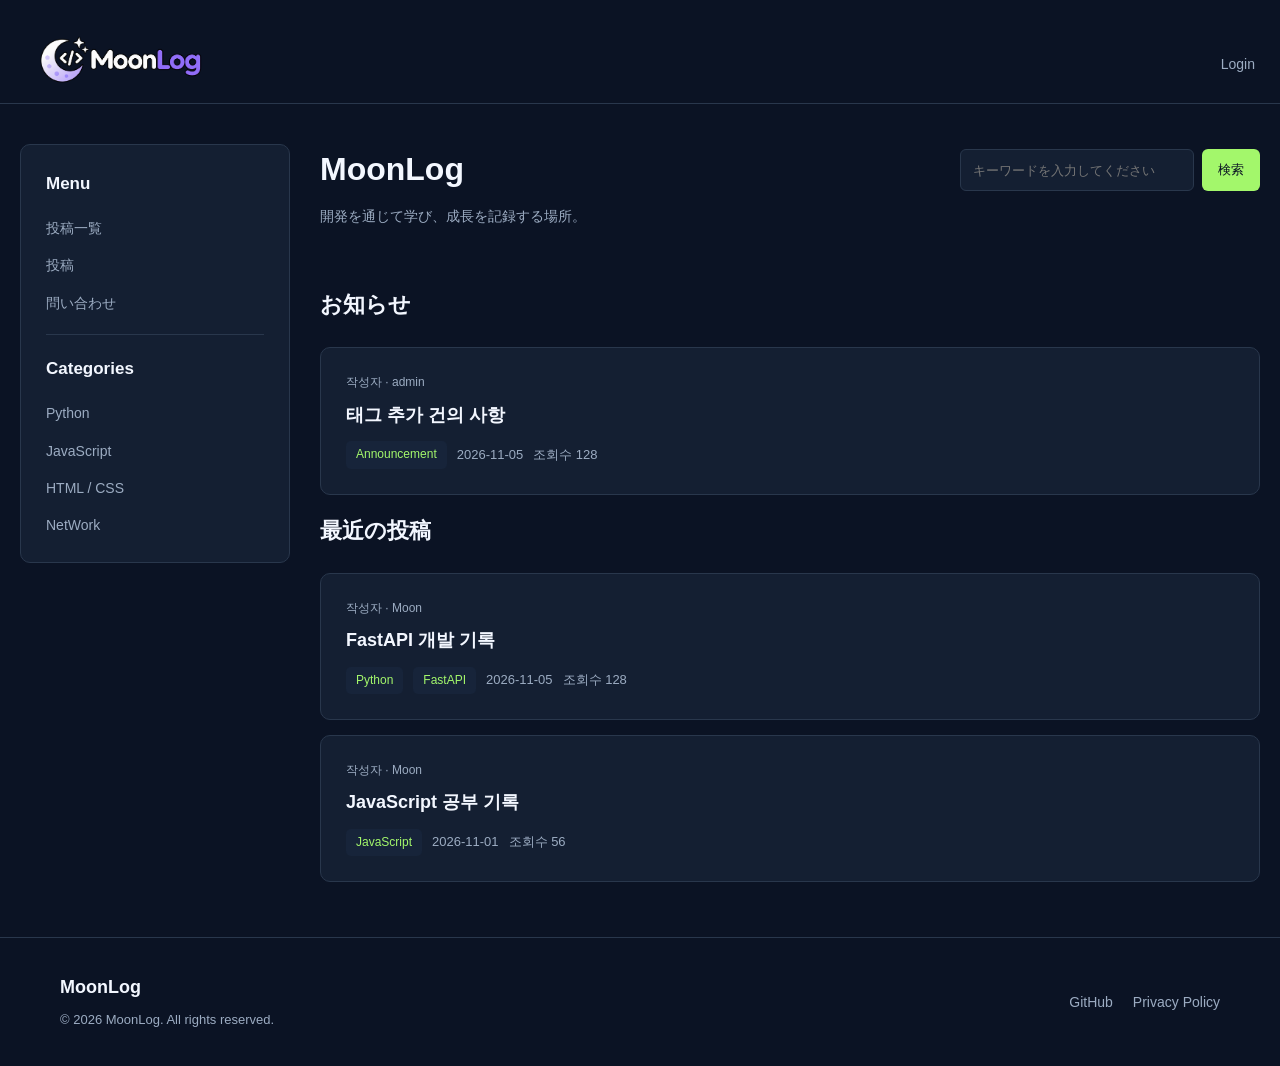
<file: index.html>
<!DOCTYPE html>
<html lang="ko">
<head>
    <meta charset="UTF-8">
    <meta name="viewport" content="width=device-width, initial-scale=1.0">
    <title>MoonLog</title>
    <link rel="stylesheet" href="./css/index.css">
</head>
<body>

    <!-- 공통 헤더 -->
    <header id="header"></header>

    <div class="layout">

        <!-- 공통 사이드 메뉴 -->
        <aside id="sidebar"></aside>

        <!-- 페이지별 내용 -->
        <main>
            <section class="intro">
                <div id="top-title">
                    <div>
                        <h2>MoonLog</h2>
                        <p>開発を通じて学び、成長を記録する場所。</p>
                    </div>

                    <form action="#" method="GET">
                        <div id="search-bar">
                            <input type="text" placeholder="キーワードを入力してください">
                            <input type="submit" value="検索">
                        </div>
                    </form>
                </div>
            </section>

            <section class="posts">
                <h2>お知らせ</h2>
                <article>
                    <span class="post-author">작성자 · admin</span>
                    <h3><a href="#">태그 추가 건의 사항</a></h3>
                    <div class="post-info">
                        <span class="tag">Announcement</span>
                        <span>2026-11-05</span>
                        <span>조회수 128</span>
                    </div>
                </article>

                <h2>最近の投稿</h2>

                <article>
                    <span class="post-author">작성자 · Moon</span>
                    <h3><a href="#">FastAPI 개발 기록</a></h3>
                    <div class="post-info">
                        <span class="tag">Python</span>
                        <span class="tag">FastAPI</span>
                        <span>2026-11-05</span>
                        <span>조회수 128</span>
                    </div>
                </article>

                <article>
                    <span class="post-author">작성자 · Moon</span>
                    <h3><a href="#">JavaScript 공부 기록</a></h3>
                    <div class="post-info">
                        <span class="tag">JavaScript</span>
                        <span>2026-11-01</span>
                        <span>조회수 56</span>
                    </div>
                </article>
            </section>
        </main>
    </div>

    <!-- 공통 푸터 -->
    <footer id="footer"></footer>

    <script src="./js/components/common.js"></script>
</body>
</html>
</file>
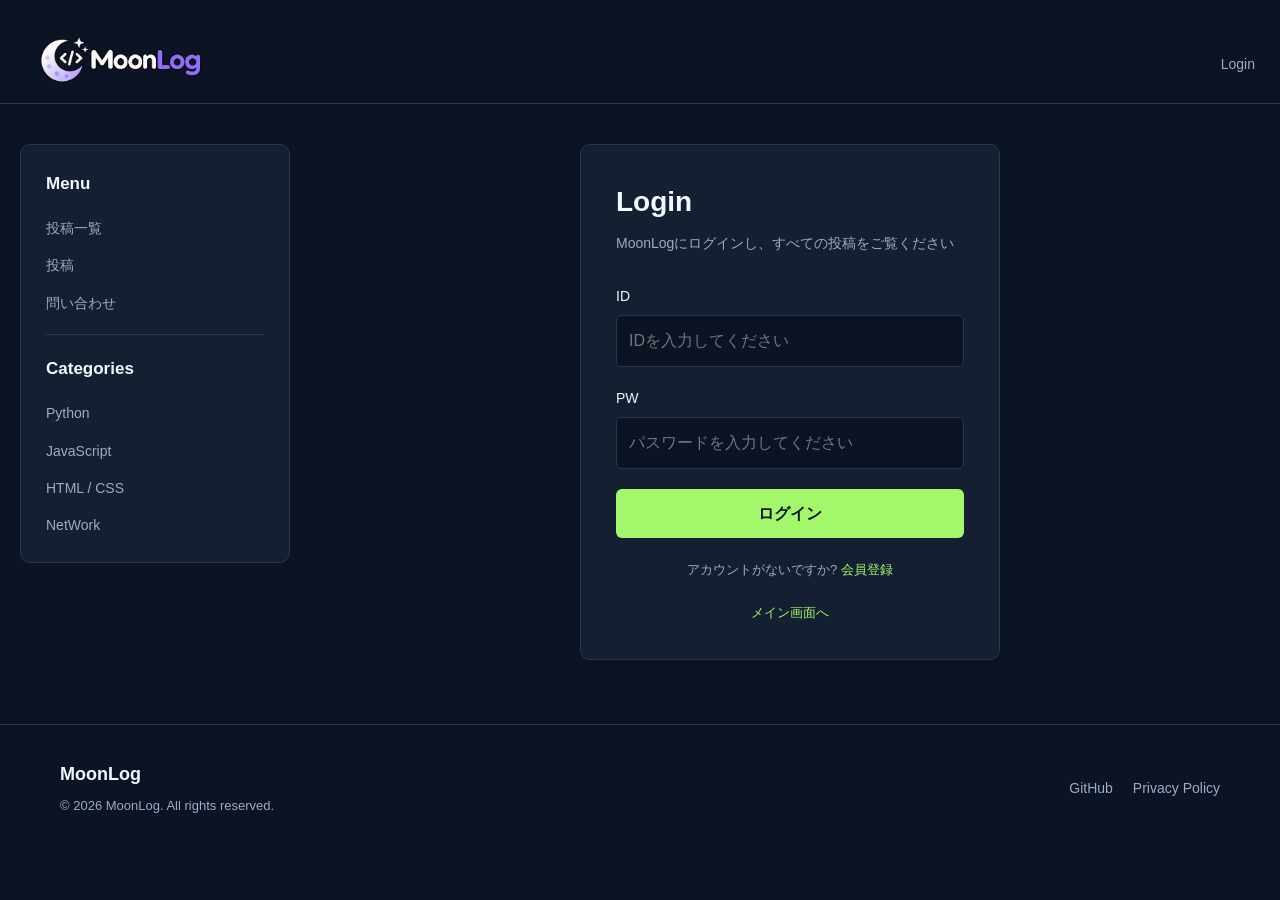
<file: pages/auth/login.html>
<!DOCTYPE html>
<html lang="ko">
<head>
    <meta charset="UTF-8">
    <meta name="viewport" content="width=device-width, initial-scale=1.0">
    <title>Login - MoonLog</title>
    <link rel="stylesheet" href="../../css/index.css">
    <link rel="stylesheet" href="../../css/pages/login.css">
</head>
<body>
    <!-- 공통 헤더 -->
    <header id="header"></header>

    <div class="layout">

        <!-- 공통 사이드 메뉴 -->
        <aside id="sidebar"></aside>
        
        <!-- 페이지별 내용 -->
        <main class="login-page">
            <section class="login-card" aria-labelledby="login-title">
                <h2 id="login-title">Login</h2>
                <p class="login-description">MoonLogにログインし、すべての投稿をご覧ください</p>
                <form id="login-form" method="post">
                    <div class="login-field">
                        <label for="login-id">ID</label>
                        <input id="login-id" name="user_id" type="text" autocomplete="username" maxlength="20" required placeholder="IDを入力してください">
                    </div>
                    <div class="login-field">
                        <label for="login-password">PW</label>
                        <input id="login-password" name="password" type="password" autocomplete="current-password" required placeholder="パスワードを入力してください">
                    </div>
                    <p id="login-error" role="alert" aria-live="polite" hidden></p>
                    <button type="submit">ログイン</button>
                </form>
                <p class="login-signup">アカウントがないですか? <a href="/pages/signup.html">会員登録</a></p>
                <p class="login-signup"><a href="../../index.html">メイン画面へ</a></p>
            </section>
        </main>
    </div>

    <!-- 공통 푸터 -->
    <footer id="footer"></footer>
    <script src="../../js/components/common.js" defer></script>
    <script src="../../js/pages/login.js" defer></script>
</body>
</html>
</file>
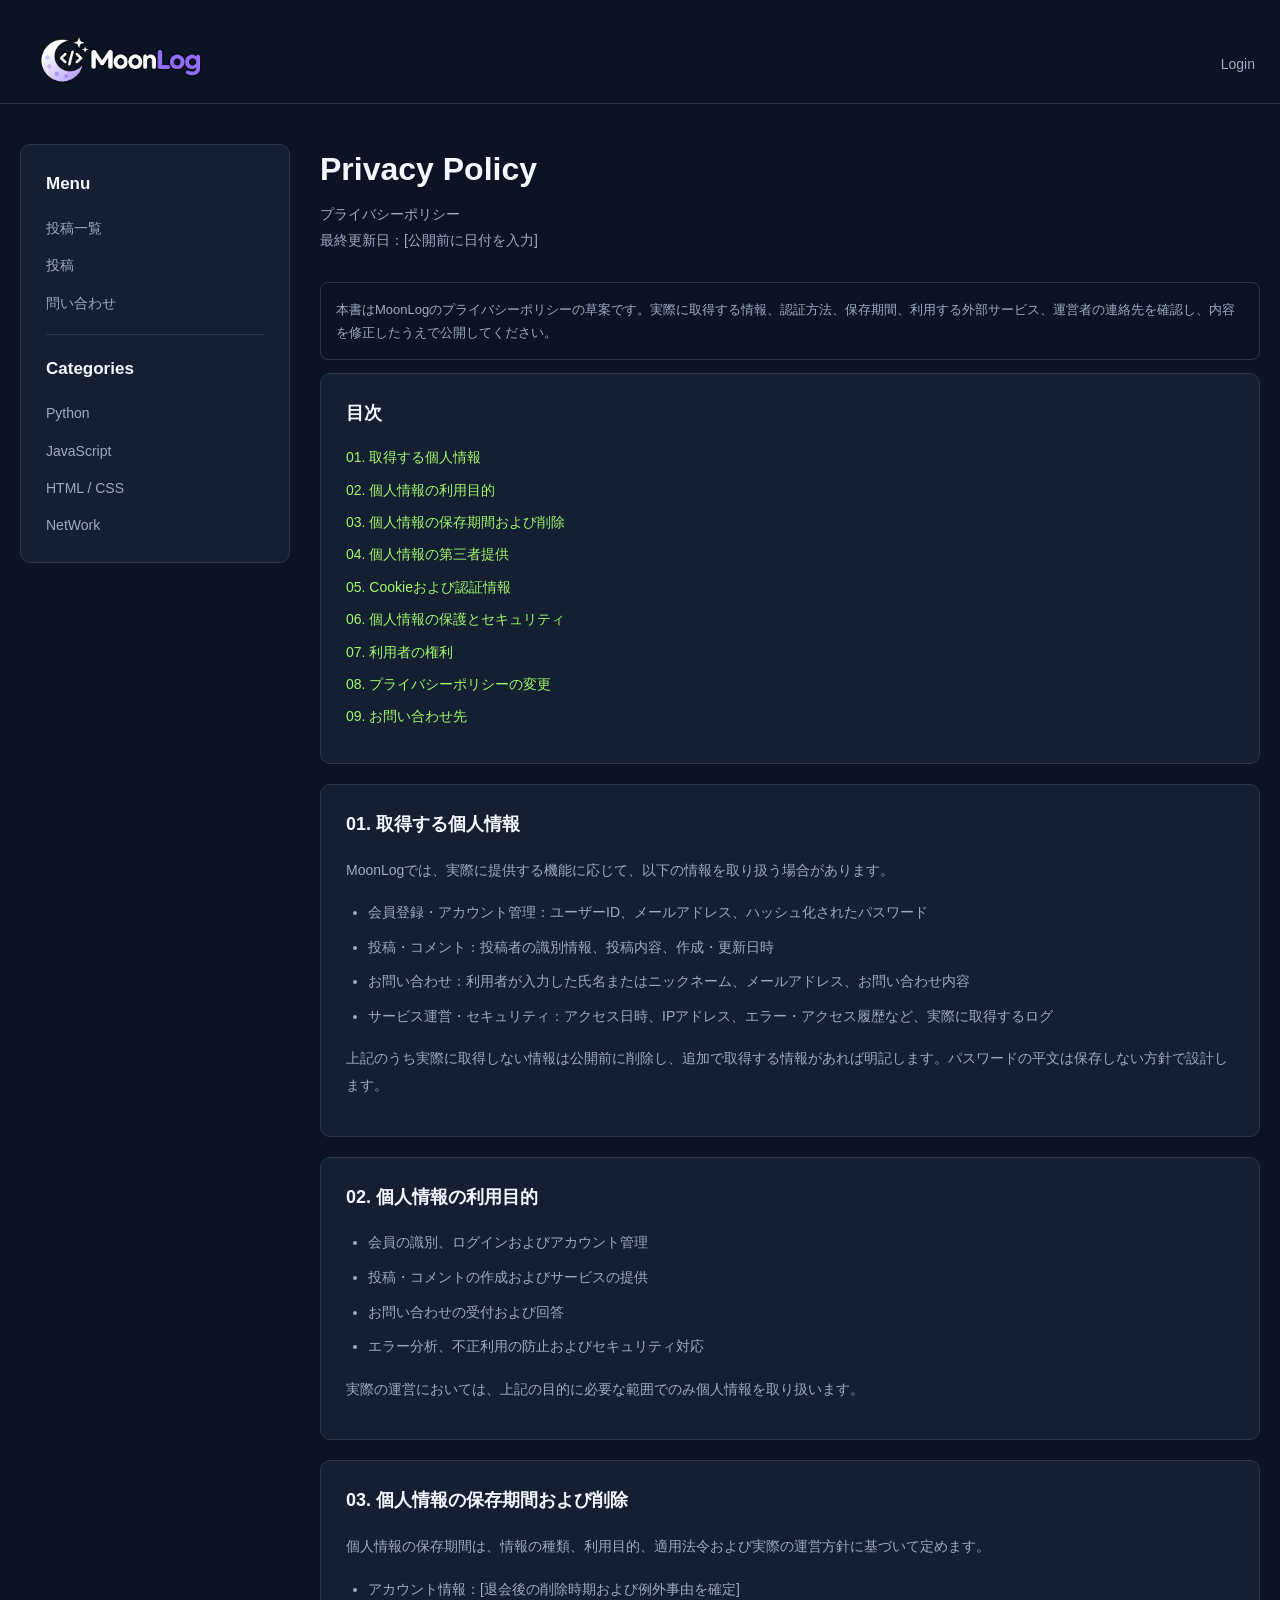
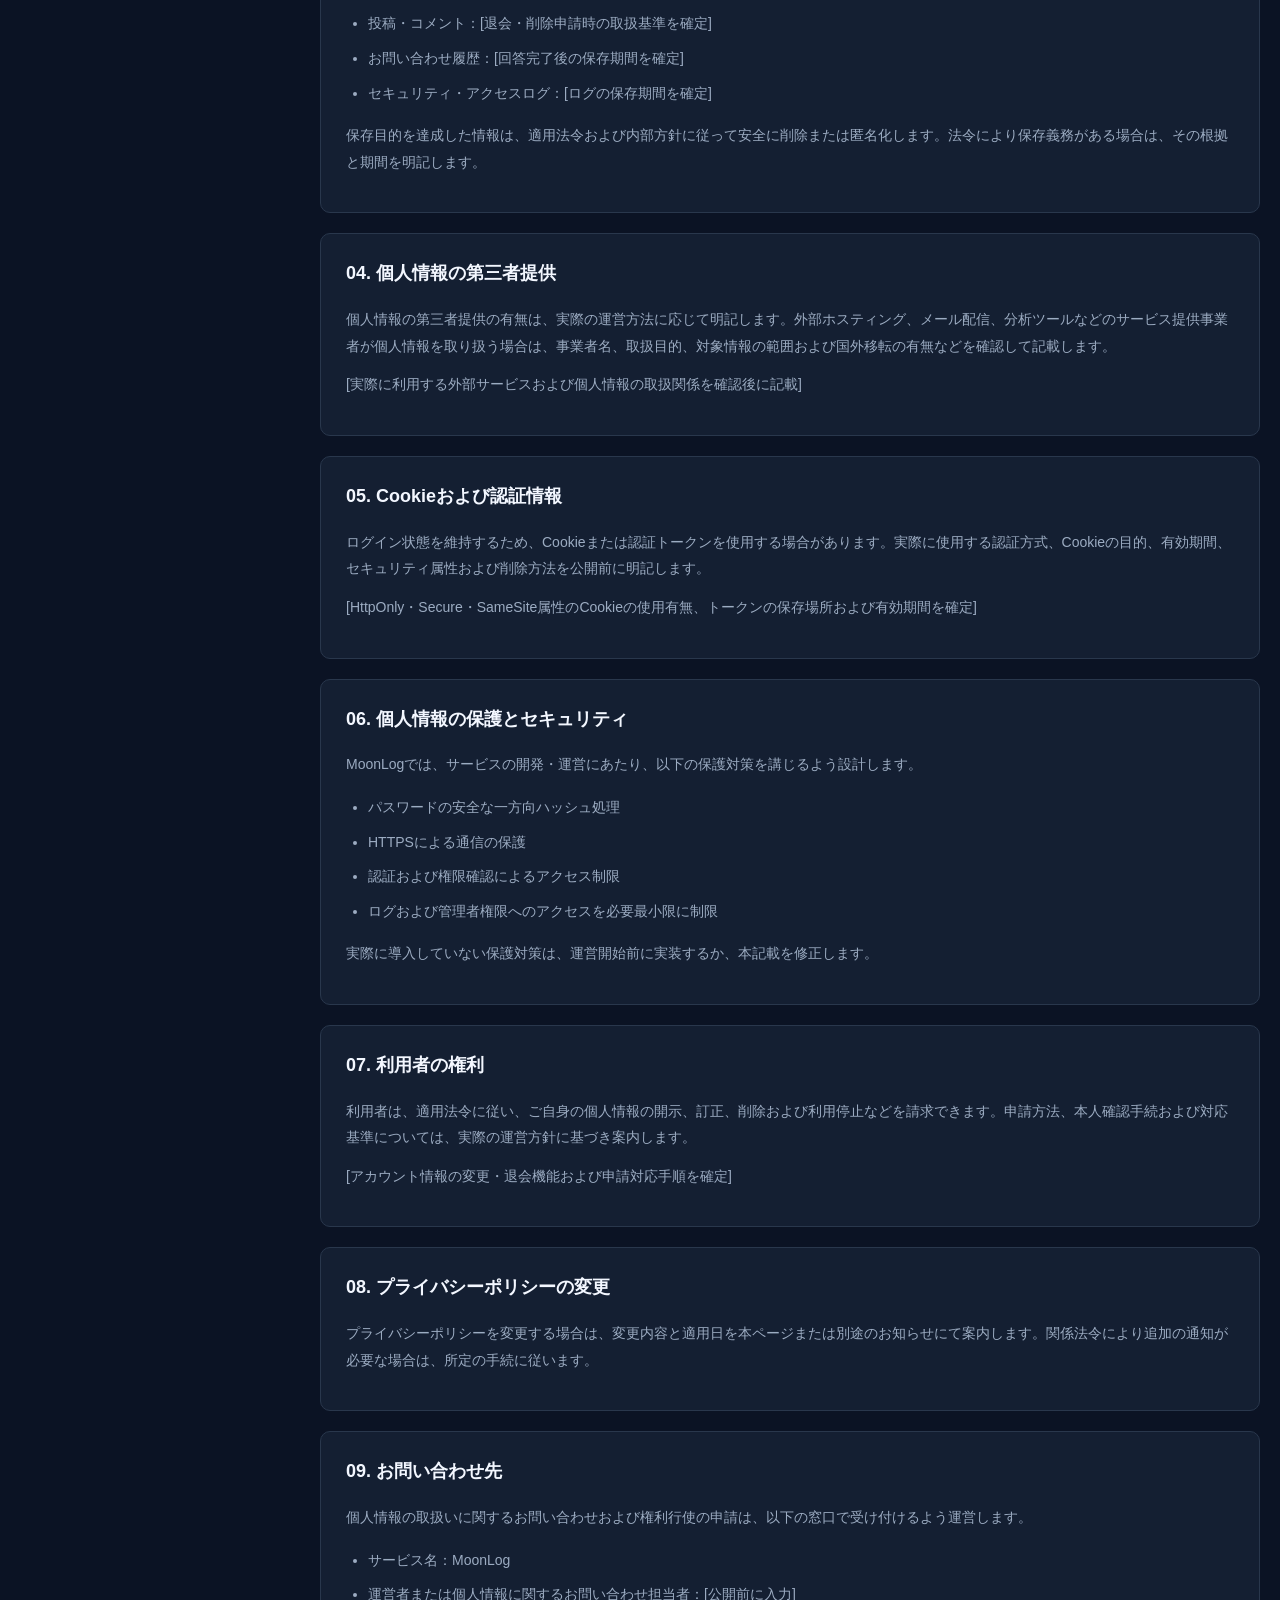
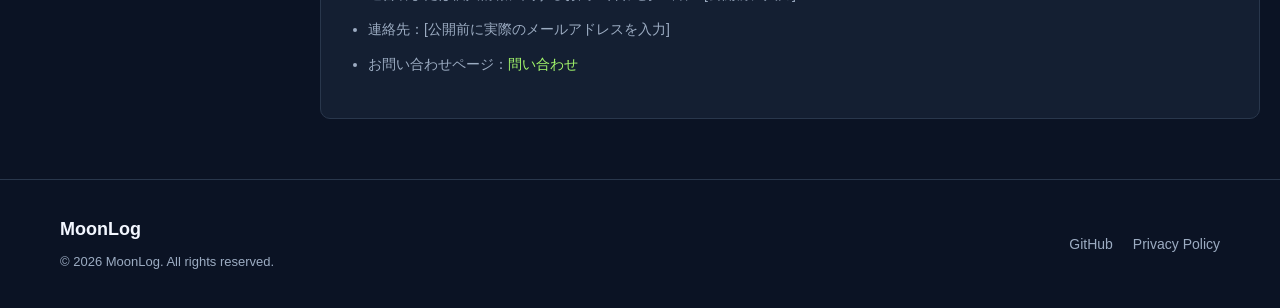
<file: pages/etc/privacy.html>
<!DOCTYPE html>
<html lang="ja">
<head>
    <meta charset="UTF-8">
    <meta name="viewport" content="width=device-width, initial-scale=1.0">
    <title>Privacy Policy - MoonLog</title>
    <link rel="stylesheet" href="../../css/index.css">
    <link rel="stylesheet" href="../../css/pages/privacy.css">
</head>
<body>
    <header id="header"></header>
    <div class="layout">
        <aside id="sidebar"></aside>
        <main class="privacy-page">
            <div class="privacy-heading">
                <h2>Privacy Policy</h2>
                <p>プライバシーポリシー</p>
                <p class="privacy-updated">最終更新日：[公開前に日付を入力]</p>
            </div>

            <p class="privacy-notice">本書はMoonLogのプライバシーポリシーの草案です。実際に取得する情報、認証方法、保存期間、利用する外部サービス、運営者の連絡先を確認し、内容を修正したうえで公開してください。</p>

            <nav class="privacy-toc" aria-label="プライバシーポリシーの目次">
                <h3>目次</h3>
                <a href="#privacy-collection">01. 取得する個人情報</a>
                <a href="#privacy-purpose">02. 個人情報の利用目的</a>
                <a href="#privacy-retention">03. 個人情報の保存期間および削除</a>
                <a href="#privacy-sharing">04. 個人情報の第三者提供</a>
                <a href="#privacy-cookies">05. Cookieおよび認証情報</a>
                <a href="#privacy-security">06. 個人情報の保護とセキュリティ</a>
                <a href="#privacy-rights">07. 利用者の権利</a>
                <a href="#privacy-changes">08. プライバシーポリシーの変更</a>
                <a href="#privacy-contact">09. お問い合わせ先</a>
            </nav>

            <section class="privacy-section" id="privacy-collection">
                <h3>01. 取得する個人情報</h3>
                <p>MoonLogでは、実際に提供する機能に応じて、以下の情報を取り扱う場合があります。</p>
                <ul>
                    <li>会員登録・アカウント管理：ユーザーID、メールアドレス、ハッシュ化されたパスワード</li>
                    <li>投稿・コメント：投稿者の識別情報、投稿内容、作成・更新日時</li>
                    <li>お問い合わせ：利用者が入力した氏名またはニックネーム、メールアドレス、お問い合わせ内容</li>
                    <li>サービス運営・セキュリティ：アクセス日時、IPアドレス、エラー・アクセス履歴など、実際に取得するログ</li>
                </ul>
                <p>上記のうち実際に取得しない情報は公開前に削除し、追加で取得する情報があれば明記します。パスワードの平文は保存しない方針で設計します。</p>
            </section>

            <section class="privacy-section" id="privacy-purpose">
                <h3>02. 個人情報の利用目的</h3>
                <ul>
                    <li>会員の識別、ログインおよびアカウント管理</li>
                    <li>投稿・コメントの作成およびサービスの提供</li>
                    <li>お問い合わせの受付および回答</li>
                    <li>エラー分析、不正利用の防止およびセキュリティ対応</li>
                </ul>
                <p>実際の運営においては、上記の目的に必要な範囲でのみ個人情報を取り扱います。</p>
            </section>

            <section class="privacy-section" id="privacy-retention">
                <h3>03. 個人情報の保存期間および削除</h3>
                <p>個人情報の保存期間は、情報の種類、利用目的、適用法令および実際の運営方針に基づいて定めます。</p>
                <ul>
                    <li>アカウント情報：[退会後の削除時期および例外事由を確定]</li>
                    <li>投稿・コメント：[退会・削除申請時の取扱基準を確定]</li>
                    <li>お問い合わせ履歴：[回答完了後の保存期間を確定]</li>
                    <li>セキュリティ・アクセスログ：[ログの保存期間を確定]</li>
                </ul>
                <p>保存目的を達成した情報は、適用法令および内部方針に従って安全に削除または匿名化します。法令により保存義務がある場合は、その根拠と期間を明記します。</p>
            </section>

            <section class="privacy-section" id="privacy-sharing">
                <h3>04. 個人情報の第三者提供</h3>
                <p>個人情報の第三者提供の有無は、実際の運営方法に応じて明記します。外部ホスティング、メール配信、分析ツールなどのサービス提供事業者が個人情報を取り扱う場合は、事業者名、取扱目的、対象情報の範囲および国外移転の有無などを確認して記載します。</p>
                <p>[実際に利用する外部サービスおよび個人情報の取扱関係を確認後に記載]</p>
            </section>

            <section class="privacy-section" id="privacy-cookies">
                <h3>05. Cookieおよび認証情報</h3>
                <p>ログイン状態を維持するため、Cookieまたは認証トークンを使用する場合があります。実際に使用する認証方式、Cookieの目的、有効期間、セキュリティ属性および削除方法を公開前に明記します。</p>
                <p>[HttpOnly・Secure・SameSite属性のCookieの使用有無、トークンの保存場所および有効期間を確定]</p>
            </section>

            <section class="privacy-section" id="privacy-security">
                <h3>06. 個人情報の保護とセキュリティ</h3>
                <p>MoonLogでは、サービスの開発・運営にあたり、以下の保護対策を講じるよう設計します。</p>
                <ul>
                    <li>パスワードの安全な一方向ハッシュ処理</li>
                    <li>HTTPSによる通信の保護</li>
                    <li>認証および権限確認によるアクセス制限</li>
                    <li>ログおよび管理者権限へのアクセスを必要最小限に制限</li>
                </ul>
                <p>実際に導入していない保護対策は、運営開始前に実装するか、本記載を修正します。</p>
            </section>

            <section class="privacy-section" id="privacy-rights">
                <h3>07. 利用者の権利</h3>
                <p>利用者は、適用法令に従い、ご自身の個人情報の開示、訂正、削除および利用停止などを請求できます。申請方法、本人確認手続および対応基準については、実際の運営方針に基づき案内します。</p>
                <p>[アカウント情報の変更・退会機能および申請対応手順を確定]</p>
            </section>

            <section class="privacy-section" id="privacy-changes">
                <h3>08. プライバシーポリシーの変更</h3>
                <p>プライバシーポリシーを変更する場合は、変更内容と適用日を本ページまたは別途のお知らせにて案内します。関係法令により追加の通知が必要な場合は、所定の手続に従います。</p>
            </section>

            <section class="privacy-section" id="privacy-contact">
                <h3>09. お問い合わせ先</h3>
                <p>個人情報の取扱いに関するお問い合わせおよび権利行使の申請は、以下の窓口で受け付けるよう運営します。</p>
                <ul>
                    <li>サービス名：MoonLog</li>
                    <li>運営者または個人情報に関するお問い合わせ担当者：[公開前に入力]</li>
                    <li>連絡先：[公開前に実際のメールアドレスを入力]</li>
                    <li>お問い合わせページ：<a href="#">問い合わせ</a></li>
                </ul>
            </section>
        </main>
    </div>
    <footer id="footer"></footer>
    <script src="../../js/components/common.js"></script>
</body>
</html>
</file>
<file: css/index.css>
/* =========================
   색상 설정
========================= */
:root {
    --bg: #0b1324;
    --panel: #141f32;
    --panel2: #17243a;
    --line: #29374c;
    --text: #f3f7ff;
    --muted: #9cacc2;
    --accent: #a3f76b;
    --aqua: #71d8db;
}

/* =========================
   기본 설정
========================= */
* {
    box-sizing: border-box;
}

body {
    margin: 0;
    background-color: var(--bg);
    color: var(--text);
    font-family: Arial, sans-serif;
    line-height: 1.6;
}

a {
    color: inherit;
    text-decoration: none;
}

a:hover {
    color: var(--accent);
}

hr {
    margin: 20px 0 20px 0;
    border: none;
    height: 1px;
    background-color: var(--line);
}

/* =========================
   Header
========================= */
header {
    max-width: 1300px;
    margin: 0 auto;
    padding: 25px 25px 0 20px;

    display: flex;
    justify-content: space-between;
    align-items: center;

    border-bottom: 1px solid var(--line);
}

header h1 {
    margin: 0;
    font-size: 25px;
    letter-spacing: 1px;
}

header nav {
    display: flex;
    gap: 25px;
}

header nav a {
    color: var(--muted);
    font-size: 14px;
}

header nav a:hover {
    color: var(--accent);
}

/* =========================
   전체 레이아웃
========================= */
.layout {
    max-width: 1300px;
    margin: 40px auto;
    padding: 0 20px;

    display: flex;
    align-items: flex-start;
    gap: 30px;
}

/* =========================
   Sidebar
========================= */
aside {
    width: 270px;
    flex-shrink: 0;

    padding: 25px;

    background-color: var(--panel);
    border: 1px solid var(--line);
    border-radius: 10px;
}

aside h3 {
    margin: 0 0 20px;
    font-size: 17px;
}

/* 검색 영역 */
#search-bar {
    display: flex;
    gap: 5px;
    margin-bottom: 30px;
}

/* 검색 입력창 */
#search-bar input[type="text"] {
    flex: 1;
    min-width: 0;
    padding: 10px;

    background-color: var(--bg);
    color: var(--text);

    border: 1px solid var(--line);
    border-radius: 5px;
    outline: none;
}

#search-bar input[type="text"]:focus {
    border-color: var(--accent);
}

/* 검색 버튼 */
#search-bar input[type="submit"] {
    padding: 10px;
    flex-shrink: 0;

    background-color: var(--accent);
    color: var(--bg);

    border: none;
    border-radius: 5px;
    cursor: pointer;
}

#search-bar input[type="submit"]:hover {
    background-color: var(--aqua);
}

.sidebar-menu {
    display: flex;
    flex-direction: column;
    gap: 15px;
}

.sidebar-menu a {
    color: var(--muted);
    font-size: 14px;
}

.sidebar-menu a:hover {
    color: var(--accent);
}

/* =========================
   Main
========================= */
main {
    flex: 1;
    min-width: 0;
    min-height: 60vh;
}

/* 상단 제목 및 검색 영역 */
#top-title {
    display: flex;
    justify-content: space-between;
    align-items: center;
    gap: 30px;
}

/* 제목 */
#top-title h2 {
    margin: 0 0 10px;
    font-size: 32px;
    color: var(--text);
}

/* 소개 문구 */
#top-title p {
    margin: 0;
    color: var(--muted);
    font-size: 14px;
}

/* 검색 영역 */
#top-title form {
    width: 300px;
    flex-shrink: 0;
}

/* 검색창 */
#search-bar {
    display: flex;
    gap: 8px;
}

/* 검색어 입력 */
#search-bar input[type="text"] {
    flex: 1;
    min-width: 0;
    padding: 12px;

    background-color: var(--panel);
    color: var(--text);

    border: 1px solid var(--line);
    border-radius: 6px;
    outline: none;
}

/* 검색창 선택 시 */
#search-bar input[type="text"]:focus {
    border-color: var(--accent);
}

/* 검색 버튼 */
#search-bar input[type="submit"] {
    padding: 12px 16px;

    background-color: var(--accent);
    color: var(--bg);

    border: none;
    border-radius: 6px;
    cursor: pointer;
}

/* 버튼에 마우스를 올렸을 때 */
#search-bar input[type="submit"]:hover {
    background-color: var(--aqua);
}
/* =========================
   소개 영역
========================= */
.intro {
    margin-bottom: 60px;
}

.intro h2 {
    margin: 0 0 15px;
    font-size: 36px;
}

.intro p {
    margin: 0;
    color: var(--muted);
    font-size: 15px;
}

/* =========================
   게시글 목록
========================= */
.posts h2 {
    font-size: 22px;
    margin-bottom: 25px;
}

article {
    padding: 25px;
    margin-bottom: 15px;

    background-color: var(--panel);
    border: 1px solid var(--line);
    border-radius: 10px;

    transition: 0.2s;
}

article:hover {
    background-color: var(--panel2);
    border-color: var(--accent);
}

article h3 {
    margin: 0 0 12px;
    font-size: 18px;
}

.post-author {
    display: block;
    margin-bottom: 8px;
    color: var(--muted);
    font-size: 12px;
}

.post-info {
    display: flex;
    align-items: center;
    flex-wrap: wrap;
    gap: 10px;

    color: var(--muted);
    font-size: 13px;
}

.tag {
    padding: 4px 10px;
    background-color: var(--panel2);
    color: var(--accent);
    border-radius: 5px;
    font-size: 12px;
}

/* =========================
   Footer
========================= */
footer {
    border-top: 1px solid var(--line);
    padding: 35px 20px;
}

.footer-content {
    max-width: 1160px;
    margin: 0 auto;

    display: flex;
    justify-content: space-between;
    align-items: center;
    gap: 20px;
}

.footer-content h3 {
    margin: 0 0 8px;
    font-size: 18px;
}

.footer-content p {
    margin: 0;
    color: var(--muted);
    font-size: 13px;
}

.footer-links {
    display: flex;
    gap: 20px;
    font-size: 14px;
}

.footer-links a {
    color: var(--muted);
}

.footer-links a:hover {
    color: var(--accent);
}
</file>
<file: css/pages/login.css>
.login-page {
    display: flex;
    justify-content: center;
    align-items: flex-start;
    /* padding-top: 35px; */
}

.login-page .login-card {
    width: 100%;
    max-width: 420px;
    padding: 35px;
    background-color: var(--panel);
    border: 1px solid var(--line);
    border-radius: 10px;
}

.login-page h2 {
    margin: 0 0 8px;
    font-size: 28px;
}

.login-page .login-description {
    margin: 0 0 30px;
    color: var(--muted);
    font-size: 14px;
}

.login-page .login-field {
    margin-bottom: 20px;
}

.login-page .login-field label {
    display: block;
    margin-bottom: 8px;
    font-size: 14px;
}

.login-page .login-field input {
    width: 100%;
    padding: 12px;
    background-color: var(--bg);
    color: var(--text);
    border: 1px solid var(--line);
    border-radius: 6px;
    outline: none;
    font: inherit;
}

.login-page .login-field input:focus {
    border-color: var(--accent);
}

.login-page #login-error {
    margin: 0 0 15px;
    color: #ff9d9d;
    font-size: 13px;
}

.login-page #login-form button {
    width: 100%;
    padding: 12px;
    background-color: var(--accent);
    color: var(--bg);
    border: none;
    border-radius: 6px;
    font: inherit;
    font-weight: bold;
    cursor: pointer;
}

.login-page #login-form button:hover {
    background-color: var(--aqua);
}

.login-page .login-signup {
    margin: 22px 0 0;
    text-align: center;
    color: var(--muted);
    font-size: 13px;
}

.login-page .login-signup a {
    color: var(--accent);
}
</file>
<file: css/pages/privacy.css>
/* 개인정보처리방침 전용 스타일: 기존 style.css와 분리 */
.privacy-page {
    color: var(--text);
}

.privacy-page .privacy-heading {
    margin-bottom: 30px;
}

.privacy-page .privacy-heading h2 {
    margin: 0 0 8px;
    font-size: 32px;
}

.privacy-page .privacy-heading p {
    margin: 4px 0;
    color: var(--muted);
    font-size: 14px;
}

.privacy-page .privacy-notice {
    padding: 15px;
    border: 1px solid var(--line);
    border-radius: 8px;
    color: var(--muted);
    font-size: 13px;
    line-height: 1.8;
}

.privacy-page .privacy-toc,
.privacy-page .privacy-section {
    padding: 25px;
    margin-bottom: 20px;
    background: var(--panel);
    border: 1px solid var(--line);
    border-radius: 10px;
}

.privacy-page .privacy-toc h3,
.privacy-page .privacy-section h3 {
    margin: 0 0 18px;
    font-size: 18px;
}

.privacy-page .privacy-toc a {
    display: block;
    margin: 10px 0;
    color: var(--accent);
    font-size: 14px;
}

.privacy-page .privacy-toc a:hover,
.privacy-page .privacy-section a:hover {
    color: var(--aqua);
}

.privacy-page .privacy-section p,
.privacy-page .privacy-section li {
    color: var(--muted);
    font-size: 14px;
    line-height: 1.9;
}

.privacy-page .privacy-section p {
    margin: 12px 0;
}

.privacy-page .privacy-section ul {
    padding-left: 22px;
}

.privacy-page .privacy-section li {
    margin-bottom: 8px;
}

.privacy-page .privacy-section a {
    color: var(--accent);
}
</file>
